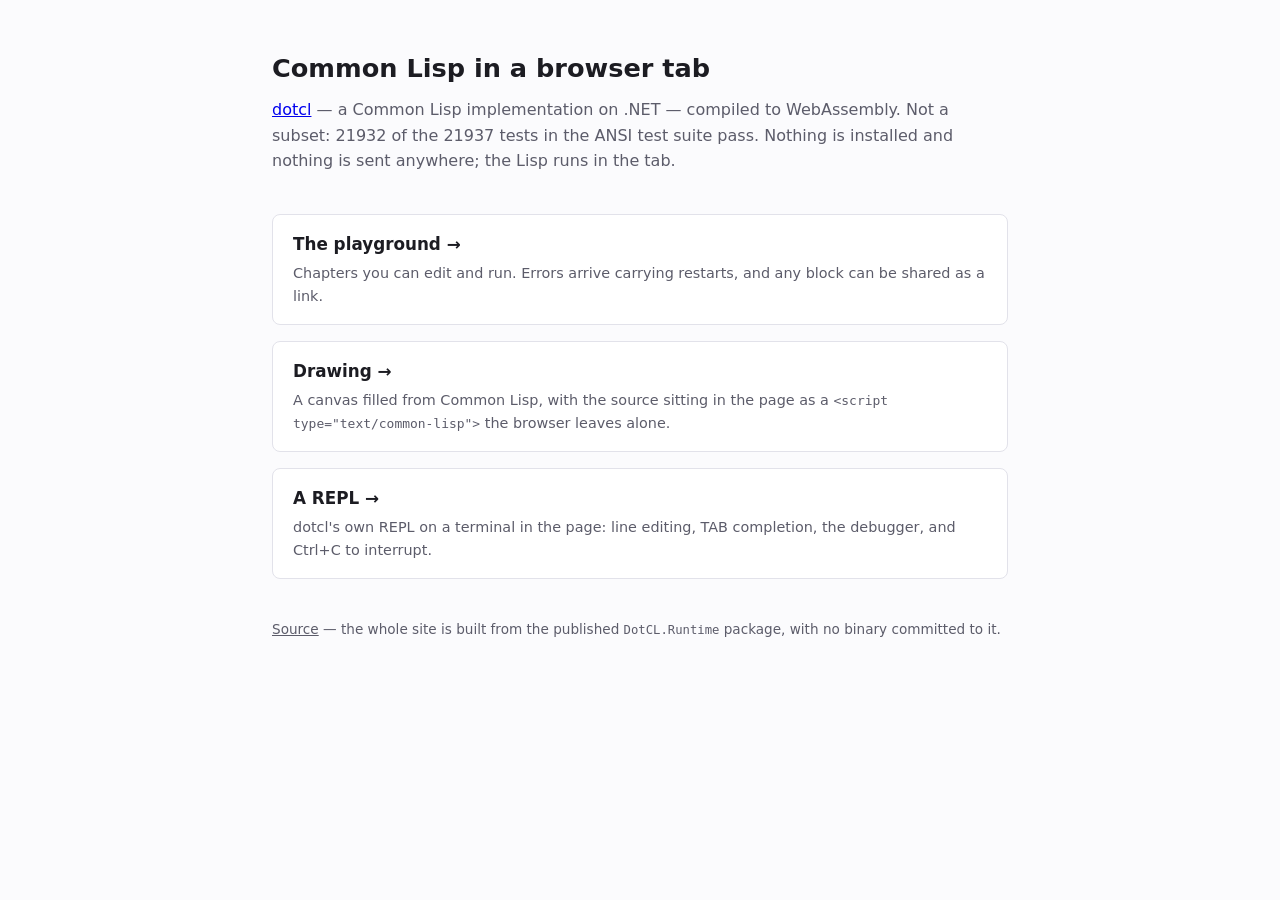
<file: src/wwwroot/index.html>
<!DOCTYPE html>
<html lang="en">
<head>
<meta charset="utf-8">
<meta name="viewport" content="width=device-width, initial-scale=1">
<title>Common Lisp in a browser tab</title>
<style>
  :root { --fg: #1c1c22; --dim: #5c5c6a; --bg: #fbfbfd; --card: #ffffff; --line: #e2e2ea; }
  @media (prefers-color-scheme: dark) {
    :root { --fg: #e4e4ec; --dim: #9a9ab0; --bg: #14141c; --card: #1e1e28; --line: #2e2e3c; }
  }
  html { background: var(--bg); }
  body { margin: 0 auto; padding: 3rem 1.25rem 4rem; max-width: 46rem;
         color: var(--fg); font-family: system-ui, sans-serif; line-height: 1.6; }
  h1 { font-size: 1.6rem; margin: 0 0 0.5rem; }
  .lede { color: var(--dim); margin: 0 0 2.5rem; }
  a.demo { display: block; margin: 0 0 1rem; padding: 1rem 1.25rem; text-decoration: none;
           color: inherit; background: var(--card); border: 1px solid var(--line);
           border-radius: 8px; }
  a.demo:hover { border-color: var(--dim); }
  a.demo h2 { margin: 0 0 0.25rem; font-size: 1.05rem; }
  a.demo p { margin: 0; color: var(--dim); font-size: 0.9rem; }
  footer { margin-top: 2.5rem; color: var(--dim); font-size: 0.85rem; }
  footer a { color: inherit; }
  code { font-family: ui-monospace, monospace; font-size: 0.9em; }
</style>
</head>
<body>

<h1>Common Lisp in a browser tab</h1>
<p class="lede">
  <a href="https://github.com/dotcl/dotcl">dotcl</a> — a Common Lisp implementation on
  .NET — compiled to WebAssembly. Not a subset: 21932 of the 21937 tests in the ANSI
  test suite pass. Nothing is installed and nothing is sent anywhere; the Lisp runs
  in the tab.
</p>

<a class="demo" href="playground.html">
  <h2>The playground →</h2>
  <p>Chapters you can edit and run. Errors arrive carrying restarts, and any block
     can be shared as a link.</p>
</a>

<a class="demo" href="canvas.html">
  <h2>Drawing →</h2>
  <p>A canvas filled from Common Lisp, with the source sitting in the page as a
     <code>&lt;script type="text/common-lisp"&gt;</code> the browser leaves alone.</p>
</a>

<a class="demo" href="repl.html">
  <h2>A REPL →</h2>
  <p>dotcl's own REPL on a terminal in the page: line editing, TAB completion, the
     debugger, and Ctrl+C to interrupt.</p>
</a>

<footer>
  <a href="https://github.com/dotcl/playground">Source</a> — the whole site is
  built from the published <code>DotCL.Runtime</code> package, with no binary
  committed to it.
</footer>

</body>
</html>
</file>
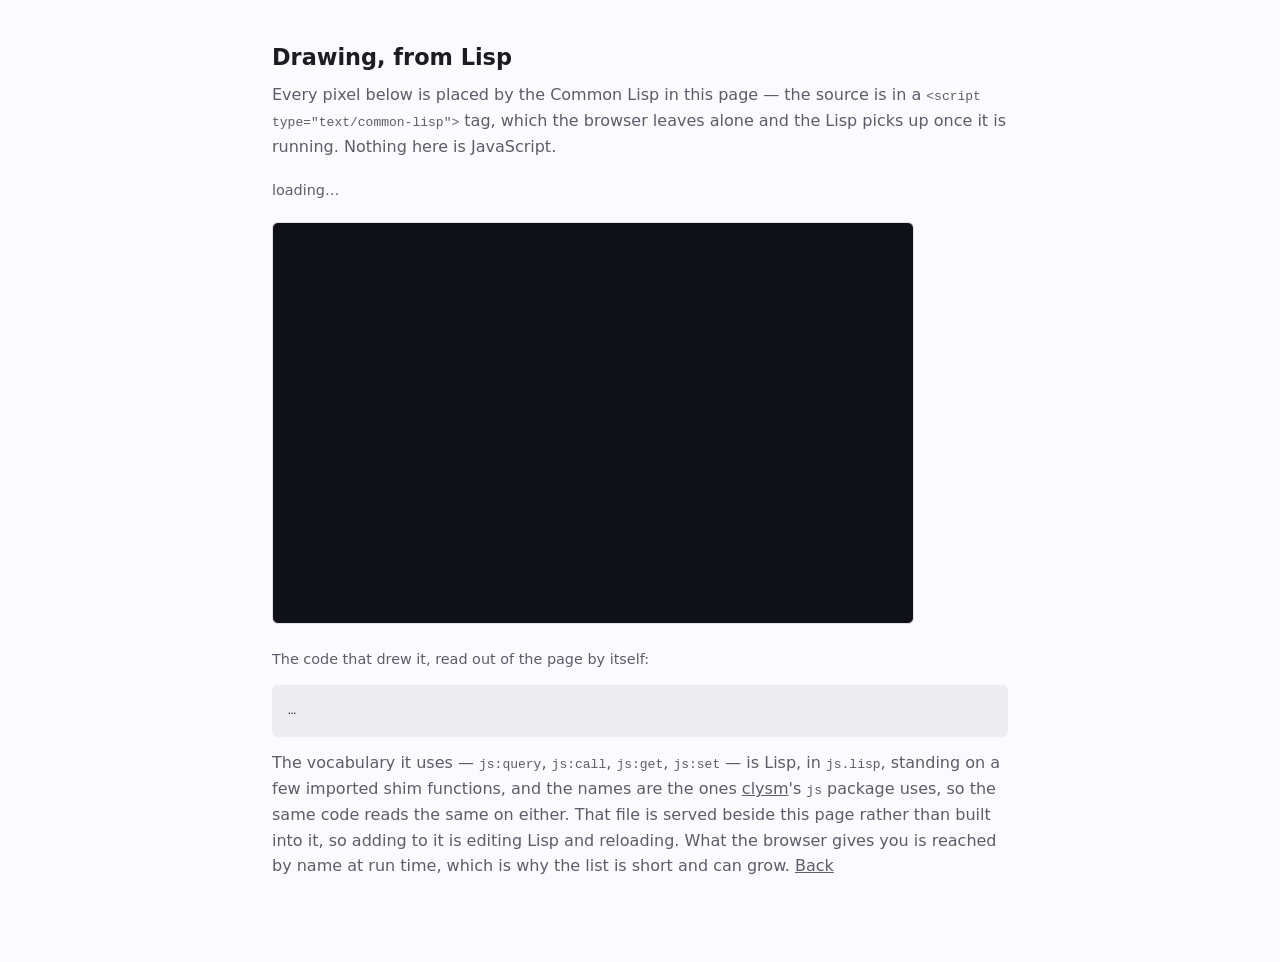
<file: src/wwwroot/canvas.html>
<!DOCTYPE html>
<html lang="en">
<head>
<meta charset="utf-8">
<meta name="viewport" content="width=device-width, initial-scale=1">
<title>Drawing, from Lisp</title>
<link rel="preload" id="webassembly" />
<script type="importmap"></script>
<script src="coi.js"></script>
<script type="module" src="canvas.js"></script>
<style>
  :root { --fg: #1c1c22; --dim: #5c5c6a; --bg: #fbfbfd; --line: #e2e2ea; }
  @media (prefers-color-scheme: dark) {
    :root { --fg: #e4e4ec; --dim: #9a9ab0; --bg: #14141c; --line: #2e2e3c; }
  }
  html { background: var(--bg); }
  body { margin: 0 auto; padding: 2.5rem 1.25rem 4rem; max-width: 46rem;
         color: var(--fg); font-family: system-ui, sans-serif; line-height: 1.6; }
  h1 { font-size: 1.4rem; margin: 0 0 0.4rem; }
  p { color: var(--dim); margin: 0 0 1.25rem; }
  #status { font-size: 0.9rem; }
  #status.ready { color: #3a8a3a; }
  #status.broken { color: #b04a4a; white-space: pre-wrap; }
  canvas { display: block; width: 100%; max-width: 640px; height: auto;
           background: #101018; border: 1px solid var(--line); border-radius: 6px; }
  pre { overflow-x: auto; padding: 1rem; background: rgba(128,128,150,0.12);
        border-radius: 6px; font-size: 0.85rem; line-height: 1.45;
        font-family: ui-monospace, "Cascadia Mono", monospace; }
  .caption { margin: 1.5rem 0 0.5rem; font-size: 0.9rem; }
  a { color: inherit; }
</style>
</head>
<body>

<h1>Drawing, from Lisp</h1>
<p>Every pixel below is placed by the Common Lisp in this page — the source is in a
   <code>&lt;script type="text/common-lisp"&gt;</code> tag, which the browser leaves
   alone and the Lisp picks up once it is running. Nothing here is JavaScript.</p>

<p id="status">loading…</p>

<canvas id="screen" width="640" height="400"></canvas>

<p class="caption">The code that drew it, read out of the page by itself:</p>
<pre id="source">…</pre>

<script type="text/common-lisp" id="drawing">
(let* ((canvas (js:query "#screen"))
       (ctx (js:call canvas "getContext" "2d"))
       (w (js:get canvas "width"))
       (h (js:get canvas "height"))
       (started (get-internal-real-time))
       (cells 0))
  (flet ((fill-style (colour) (js:set ctx "fillStyle" colour))
         (box (x y w h) (js:call ctx "fillRect" x y w h)))
    (fill-style "#101018")
    (box 0 0 w h)
    ;; A plot of (mod (* x y) n) — cheap to compute, and the moire it makes is a
    ;; better test of throughput than a gradient: every cell is a separate call
    ;; across the bridge.
    (loop for gy below 50 do
      (loop for gx below 80 do
        (let* ((v (mod (* (1+ gx) (1+ gy)) 17))
               (shade (round (* 255 (/ v 16)))))
          (fill-style (format nil "rgb(~d,~d,~d)" (- 255 shade) (round (/ shade 2)) shade))
          (box (* gx 8) (* gy 8) 8 8)
          (incf cells))))
    (fill-style "#f0f0f8")
    (js:set ctx "font" "16px system-ui")
    (js:call ctx "fillText"
             (format nil "~d cells in ~,1f ms" cells
                     (/ (- (get-internal-real-time) started)
                        (/ internal-time-units-per-second 1000.0)))
             12 388))

  ;; And then print itself. Not a copy of the source kept in step by hand — the
  ;; same element the runtime read this from, so what is shown is what ran.
  (setf (js:text (js:query "#source"))
        (string-trim '(#\Newline #\Space) (js:get (js:query "#drawing") "textContent"))))
</script>

<p>The vocabulary it uses — <code>js:query</code>, <code>js:call</code>,
   <code>js:get</code>, <code>js:set</code> — is Lisp, in <code>js.lisp</code>,
   standing on a few imported shim functions, and the names are the ones
   <a href="https://github.com/cxxxr/clysm">clysm</a>'s <code>js</code> package
   uses, so the same code reads the same on either. That file is served beside this page rather than
   built into it, so adding to it is editing Lisp and reloading. What the
   browser gives you is reached by name at run time, which is why the list is
   short and can grow. <a href="./">Back</a></p>

</body>
</html>
</file>
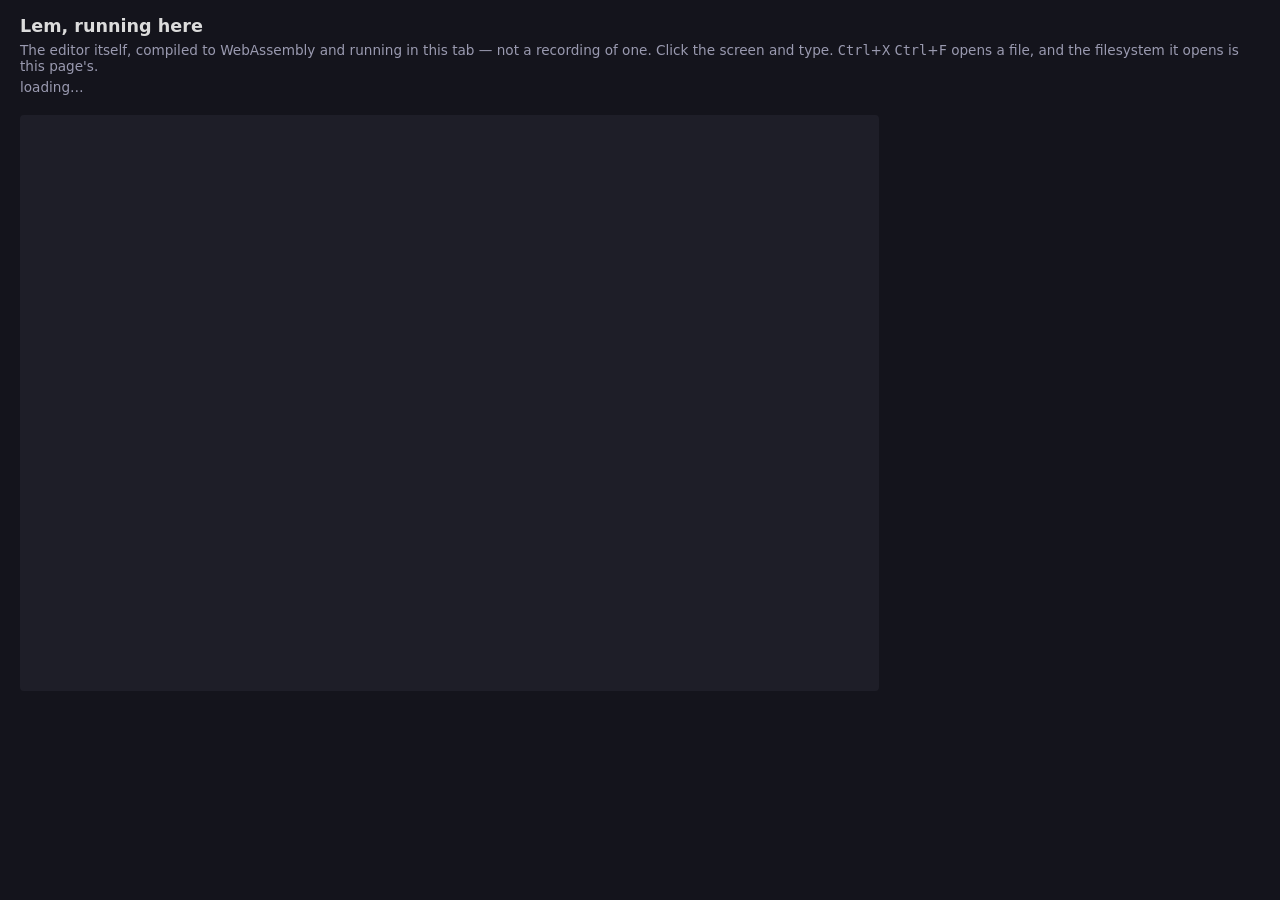
<file: src/wwwroot/lem.html>
<!DOCTYPE html>
<html lang="en">
<head>
<meta charset="utf-8">
<meta name="viewport" content="width=device-width, initial-scale=1">
<title>Lem, running here</title>
<link rel="preload" id="webassembly" />
<script type="importmap"></script>
<script src="coi.js"></script>
<script type="module" src="lem.js"></script>
<style>
  :root { --fg: #dcdcdc; --bg: #1e1e28; }
  html, body { margin: 0; background: #14141c; color: var(--fg);
               font-family: system-ui, sans-serif; }
  header { padding: 1rem 1.25rem 0.5rem; }
  h1 { margin: 0; font-size: 1.1rem; font-weight: 600; }
  p { margin: 0.35rem 0 0; font-size: 0.85rem; color: #9a9ab0; }
  #status.ready { color: #7ac07a; }
  #status.broken { color: #e07a7a; white-space: pre-wrap; }
  /* The screen is a character grid: one row per line, every cell the same
     width. A monospace font is not enough on its own — the rows have to be
     positioned by line height too, or a taller glyph would push the grid. */
  #screen { margin: 0.75rem 1.25rem; padding: 0.5rem; width: max-content;
            background: var(--bg); border-radius: 4px;
            font-family: "Cascadia Mono", "DejaVu Sans Mono", ui-monospace, monospace;
            font-size: 14px; line-height: 1.25; white-space: pre; tab-size: 8;
            outline: none; cursor: text; }
  #screen:focus { box-shadow: 0 0 0 2px #4a4a6a; }
  .row { height: 1.25em; }
</style>
</head>
<body>

<header>
  <h1>Lem, running here</h1>
  <p>The editor itself, compiled to WebAssembly and running in this tab —
     not a recording of one. Click the screen and type.
     <kbd>Ctrl</kbd>+<kbd>X</kbd> <kbd>Ctrl</kbd>+<kbd>F</kbd> opens a file,
     and the filesystem it opens is this page's.</p>
  <p id="status">loading…</p>
</header>

<div id="screen" tabindex="0"></div>

</body>
</html>
</file>
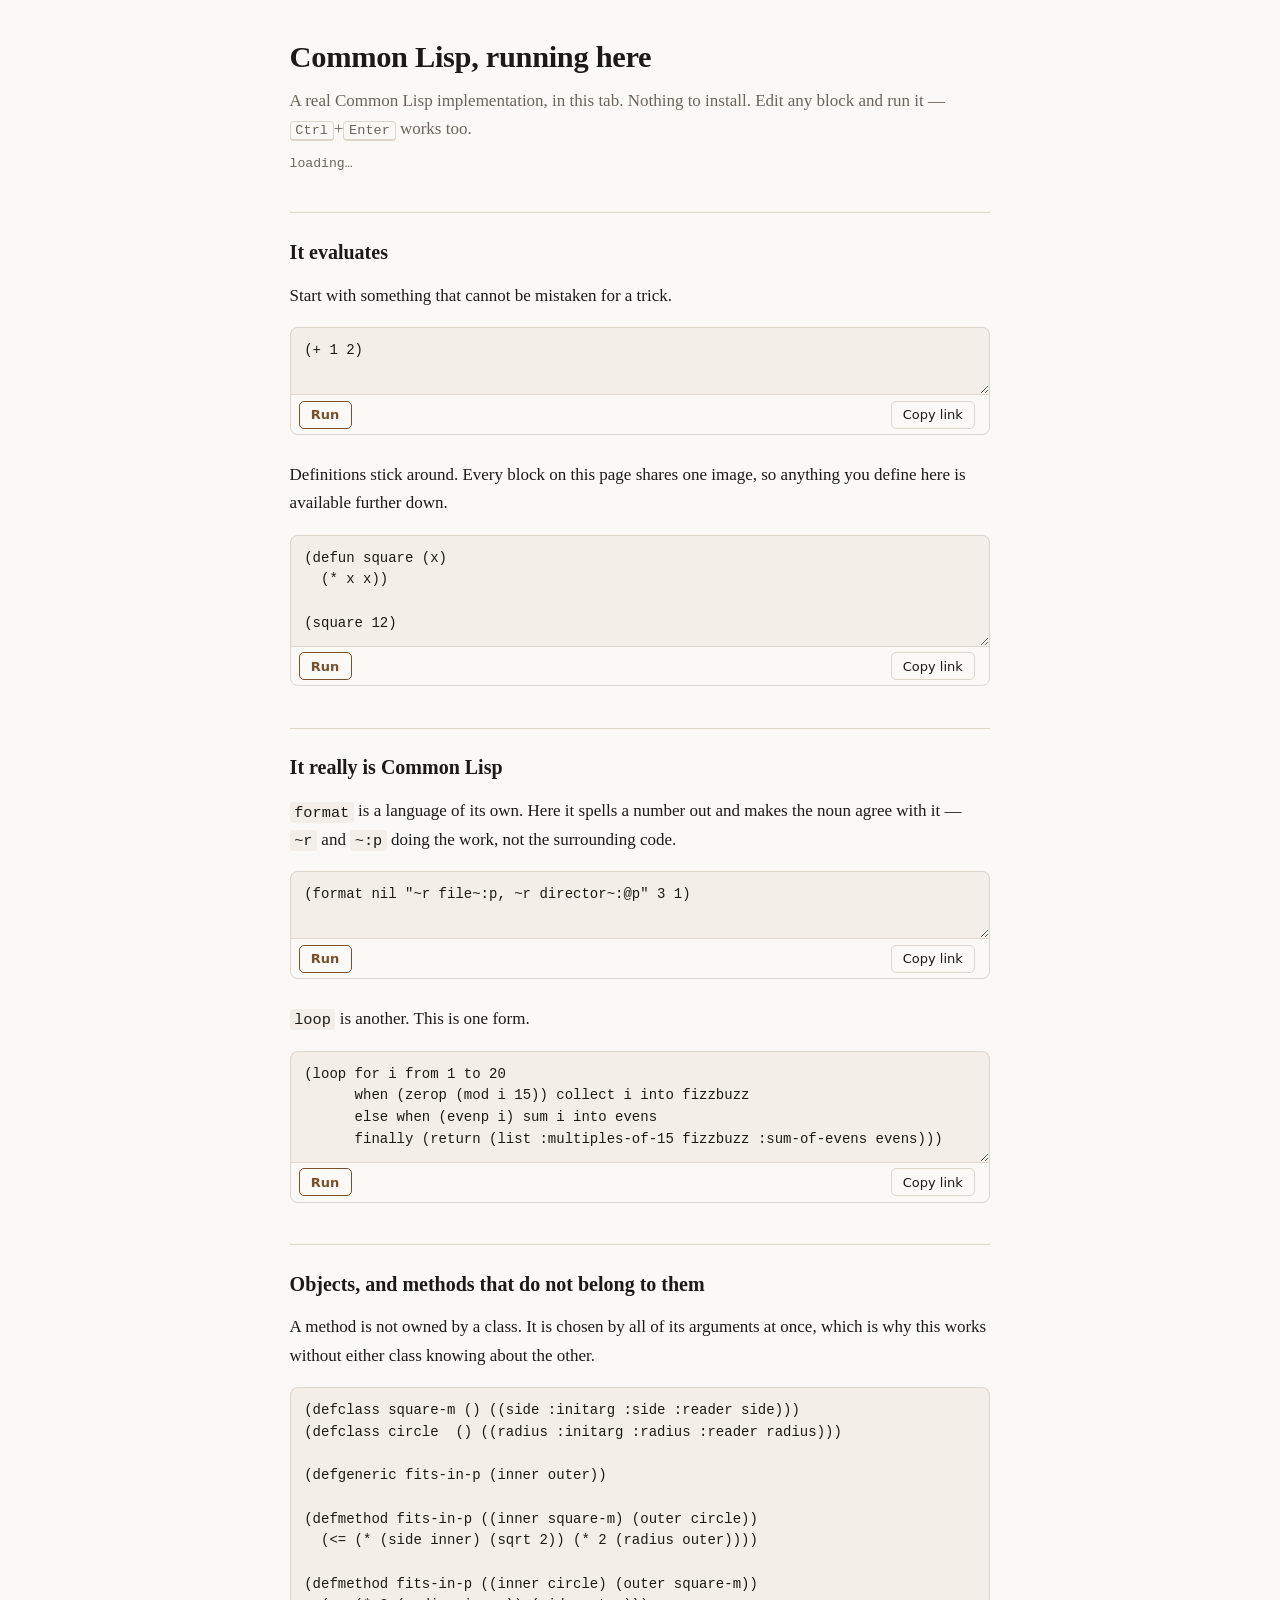
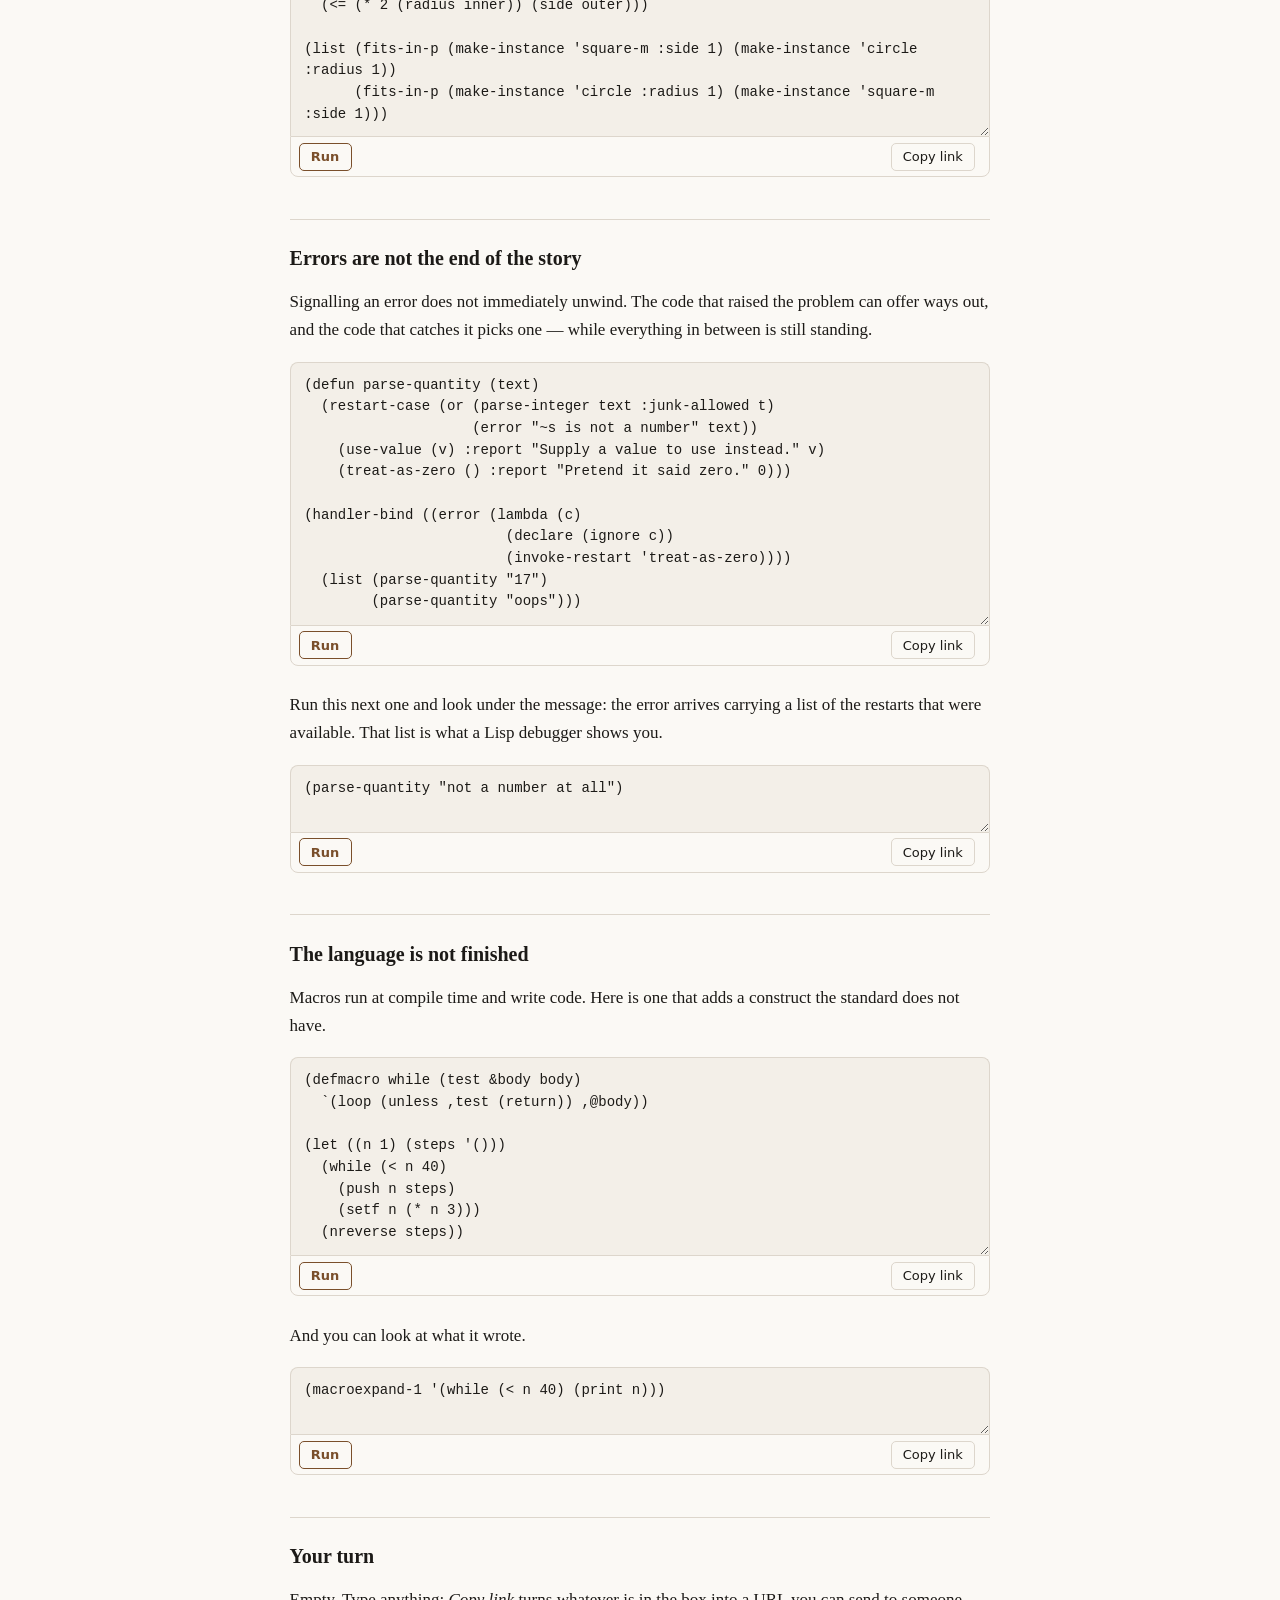
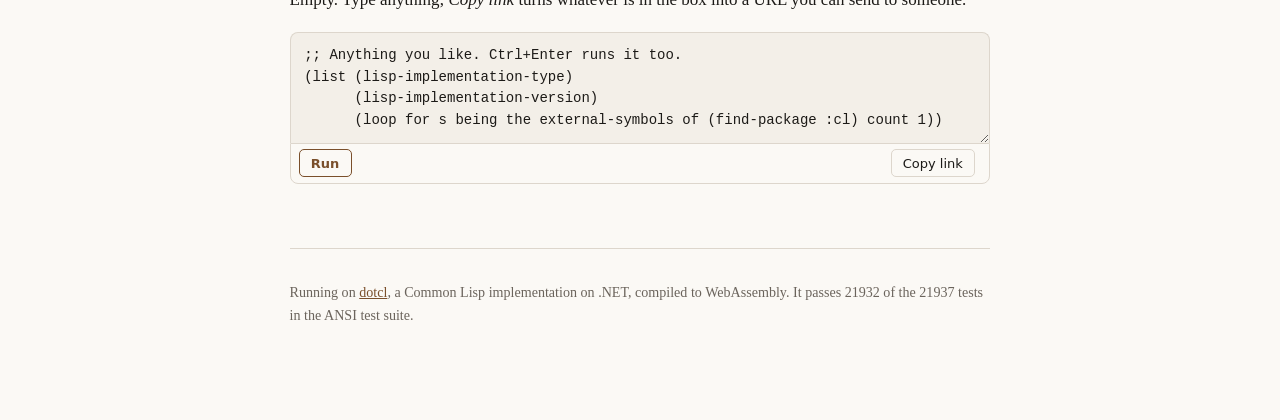
<file: src/wwwroot/playground.html>
<!DOCTYPE html>
<html lang="en">
<head>
<meta charset="utf-8">
<meta name="viewport" content="width=device-width, initial-scale=1">
<title>Common Lisp, running here</title>
<link rel="preload" id="webassembly" />
<script type="importmap"></script>
<script src="coi.js"></script>
<link rel="stylesheet" href="style.css">
<script type="module" src="main.js"></script>
</head>
<body>

<header>
  <h1>Common Lisp, running here</h1>
  <p class="sub">A real Common Lisp implementation, in this tab. Nothing to install.
     Edit any block and run it — <kbd>Ctrl</kbd>+<kbd>Enter</kbd> works too.</p>
  <p id="status">loading…</p>
</header>

<section id="shared" hidden>
  <h2>A snippet someone shared with you</h2>
</section>

<main>

<h2>It evaluates</h2>

<p>Start with something that cannot be mistaken for a trick.</p>

<pre class="lisp">(+ 1 2)</pre>

<p>Definitions stick around. Every block on this page shares one image, so
   anything you define here is available further down.</p>

<pre class="lisp">(defun square (x)
  (* x x))

(square 12)</pre>

<h2>It really is Common Lisp</h2>

<p><code>format</code> is a language of its own. Here it spells a number out and
   makes the noun agree with it — <code>~r</code> and <code>~:p</code> doing the work,
   not the surrounding code.</p>

<pre class="lisp">(format nil "~r file~:p, ~r director~:@p" 3 1)</pre>

<p><code>loop</code> is another. This is one form.</p>

<pre class="lisp">(loop for i from 1 to 20
      when (zerop (mod i 15)) collect i into fizzbuzz
      else when (evenp i) sum i into evens
      finally (return (list :multiples-of-15 fizzbuzz :sum-of-evens evens)))</pre>

<h2>Objects, and methods that do not belong to them</h2>

<p>A method is not owned by a class. It is chosen by all of its arguments at once,
   which is why this works without either class knowing about the other.</p>

<pre class="lisp">(defclass square-m () ((side :initarg :side :reader side)))
(defclass circle  () ((radius :initarg :radius :reader radius)))

(defgeneric fits-in-p (inner outer))

(defmethod fits-in-p ((inner square-m) (outer circle))
  (&lt;= (* (side inner) (sqrt 2)) (* 2 (radius outer))))

(defmethod fits-in-p ((inner circle) (outer square-m))
  (&lt;= (* 2 (radius inner)) (side outer)))

(list (fits-in-p (make-instance 'square-m :side 1) (make-instance 'circle :radius 1))
      (fits-in-p (make-instance 'circle :radius 1) (make-instance 'square-m :side 1)))</pre>

<h2>Errors are not the end of the story</h2>

<p>Signalling an error does not immediately unwind. The code that raised the
   problem can offer ways out, and the code that catches it picks one — while
   everything in between is still standing.</p>

<pre class="lisp">(defun parse-quantity (text)
  (restart-case (or (parse-integer text :junk-allowed t)
                    (error "~s is not a number" text))
    (use-value (v) :report "Supply a value to use instead." v)
    (treat-as-zero () :report "Pretend it said zero." 0)))

(handler-bind ((error (lambda (c)
                        (declare (ignore c))
                        (invoke-restart 'treat-as-zero))))
  (list (parse-quantity "17")
        (parse-quantity "oops")))</pre>

<p>Run this next one and look under the message: the error arrives carrying a list
   of the restarts that were available. That list is what a Lisp debugger shows you.</p>

<pre class="lisp">(parse-quantity "not a number at all")</pre>

<h2>The language is not finished</h2>

<p>Macros run at compile time and write code. Here is one that adds a construct
   the standard does not have.</p>

<pre class="lisp">(defmacro while (test &amp;body body)
  `(loop (unless ,test (return)) ,@body))

(let ((n 1) (steps '()))
  (while (&lt; n 40)
    (push n steps)
    (setf n (* n 3)))
  (nreverse steps))</pre>

<p>And you can look at what it wrote.</p>

<pre class="lisp">(macroexpand-1 '(while (&lt; n 40) (print n)))</pre>

<h2>Your turn</h2>

<p>Empty. Type anything; <em>Copy link</em> turns whatever is in the box into a URL
   you can send to someone.</p>

<pre class="lisp" data-standalone>;; Anything you like. Ctrl+Enter runs it too.
(list (lisp-implementation-type)
      (lisp-implementation-version)
      (loop for s being the external-symbols of (find-package :cl) count 1))</pre>

</main>

<footer>
  <p>Running on <a href="https://github.com/dotcl/dotcl">dotcl</a>, a Common Lisp
     implementation on .NET, compiled to WebAssembly. It passes 21932 of the 21937
     tests in the ANSI test suite.</p>
</footer>

</body>
</html>
</file>
<file: src/wwwroot/style.css>
:root {
  --ink: #1c1a17;
  --dim: #6b645c;
  --rule: #ddd6cc;
  --paper: #fbf9f5;
  --code-bg: #f3efe8;
  --accent: #7a4f2b;
  --bad: #9a2f2f;
  --good: #2f6b3a;
}

@media (prefers-color-scheme: dark) {
  :root {
    --ink: #e8e3da; --dim: #a29a8f; --rule: #3a352e; --paper: #171614;
    --code-bg: #201e1a; --accent: #d3a06a; --bad: #e08585; --good: #8fc79b;
  }
}

* { box-sizing: border-box; }

body {
  margin: 0 auto;
  max-width: 46rem;
  padding: 2rem 1.1rem 5rem;
  background: var(--paper);
  color: var(--ink);
  font: 17px/1.65 ui-serif, Georgia, "Times New Roman", serif;
}

h1 { font-size: 1.9rem; margin: 0 0 .3rem; letter-spacing: -.01em; }
h2 { font-size: 1.25rem; margin: 2.6rem 0 .6rem; padding-top: 1.4rem; border-top: 1px solid var(--rule); }
p { margin: .8rem 0; }
a { color: var(--accent); }
code { font-family: ui-monospace, "Cascadia Mono", Menlo, monospace; font-size: .9em; background: var(--code-bg); padding: .1em .3em; border-radius: 3px; }
kbd { font: .8em ui-monospace, monospace; border: 1px solid var(--rule); border-bottom-width: 2px; border-radius: 4px; padding: .05em .35em; }

header .sub { color: var(--dim); margin-top: .2rem; }

#status { font: .82rem ui-monospace, monospace; color: var(--dim); margin: .8rem 0 0; }
#status.ready { color: var(--good); }
#status.broken { color: var(--bad); }

#shared { border: 1px solid var(--accent); border-radius: 8px; padding: .2rem 1rem 1rem; margin: 1.5rem 0; }
#shared h2 { border: 0; padding: 0; margin: 1rem 0 .3rem; font-size: 1rem; color: var(--accent); }

/* ── blocks ─────────────────────────────────────────────────────────────── */

.block { margin: 1.1rem 0 1.6rem; }

.block textarea {
  display: block;
  width: 100%;
  border: 1px solid var(--rule);
  border-radius: 8px 8px 0 0;
  border-bottom: 0;
  background: var(--code-bg);
  color: var(--ink);
  padding: .75rem .85rem;
  font: 14px/1.55 ui-monospace, "Cascadia Mono", Menlo, monospace;
  resize: vertical;
  overflow: hidden;
  min-height: 2.6rem;
}
.block textarea:focus { outline: 2px solid var(--accent); outline-offset: -2px; }

.bar {
  display: flex;
  align-items: center;
  gap: .4rem;
  border: 1px solid var(--rule);
  border-radius: 0 0 8px 8px;
  padding: .35rem .5rem;
  background: var(--paper);
}

.bar button {
  font: 13px/1 ui-sans-serif, system-ui, sans-serif;
  padding: .4rem .7rem;
  border: 1px solid var(--rule);
  border-radius: 5px;
  background: transparent;
  color: var(--ink);
  cursor: pointer;
}
.bar button:hover { border-color: var(--accent); color: var(--accent); }
.bar .run { border-color: var(--accent); color: var(--accent); font-weight: 600; }
.bar .share { margin-left: auto; }
.bar .note { font: 12px ui-monospace, monospace; color: var(--dim); }

.running textarea { opacity: .7; }

.out {
  margin: 0;
  border: 1px solid var(--rule);
  border-top: 0;
  border-radius: 0 0 8px 8px;
  padding: .6rem .85rem;
  background: var(--paper);
  font: 13px/1.6 ui-monospace, "Cascadia Mono", Menlo, monospace;
  white-space: pre-wrap;
  overflow-x: auto;
}
.block:has(.out:not([hidden])) .bar { border-radius: 0; }

.out .printed { color: var(--dim); }
.out .value { color: var(--ink); }
.out .value::before { content: "⇒ "; color: var(--dim); }
.out .error { color: var(--bad); }
.out .restarts { color: var(--dim); margin-top: .3rem; }

footer { margin-top: 4rem; padding-top: 1.2rem; border-top: 1px solid var(--rule); color: var(--dim); font-size: .88rem; }
</file>
